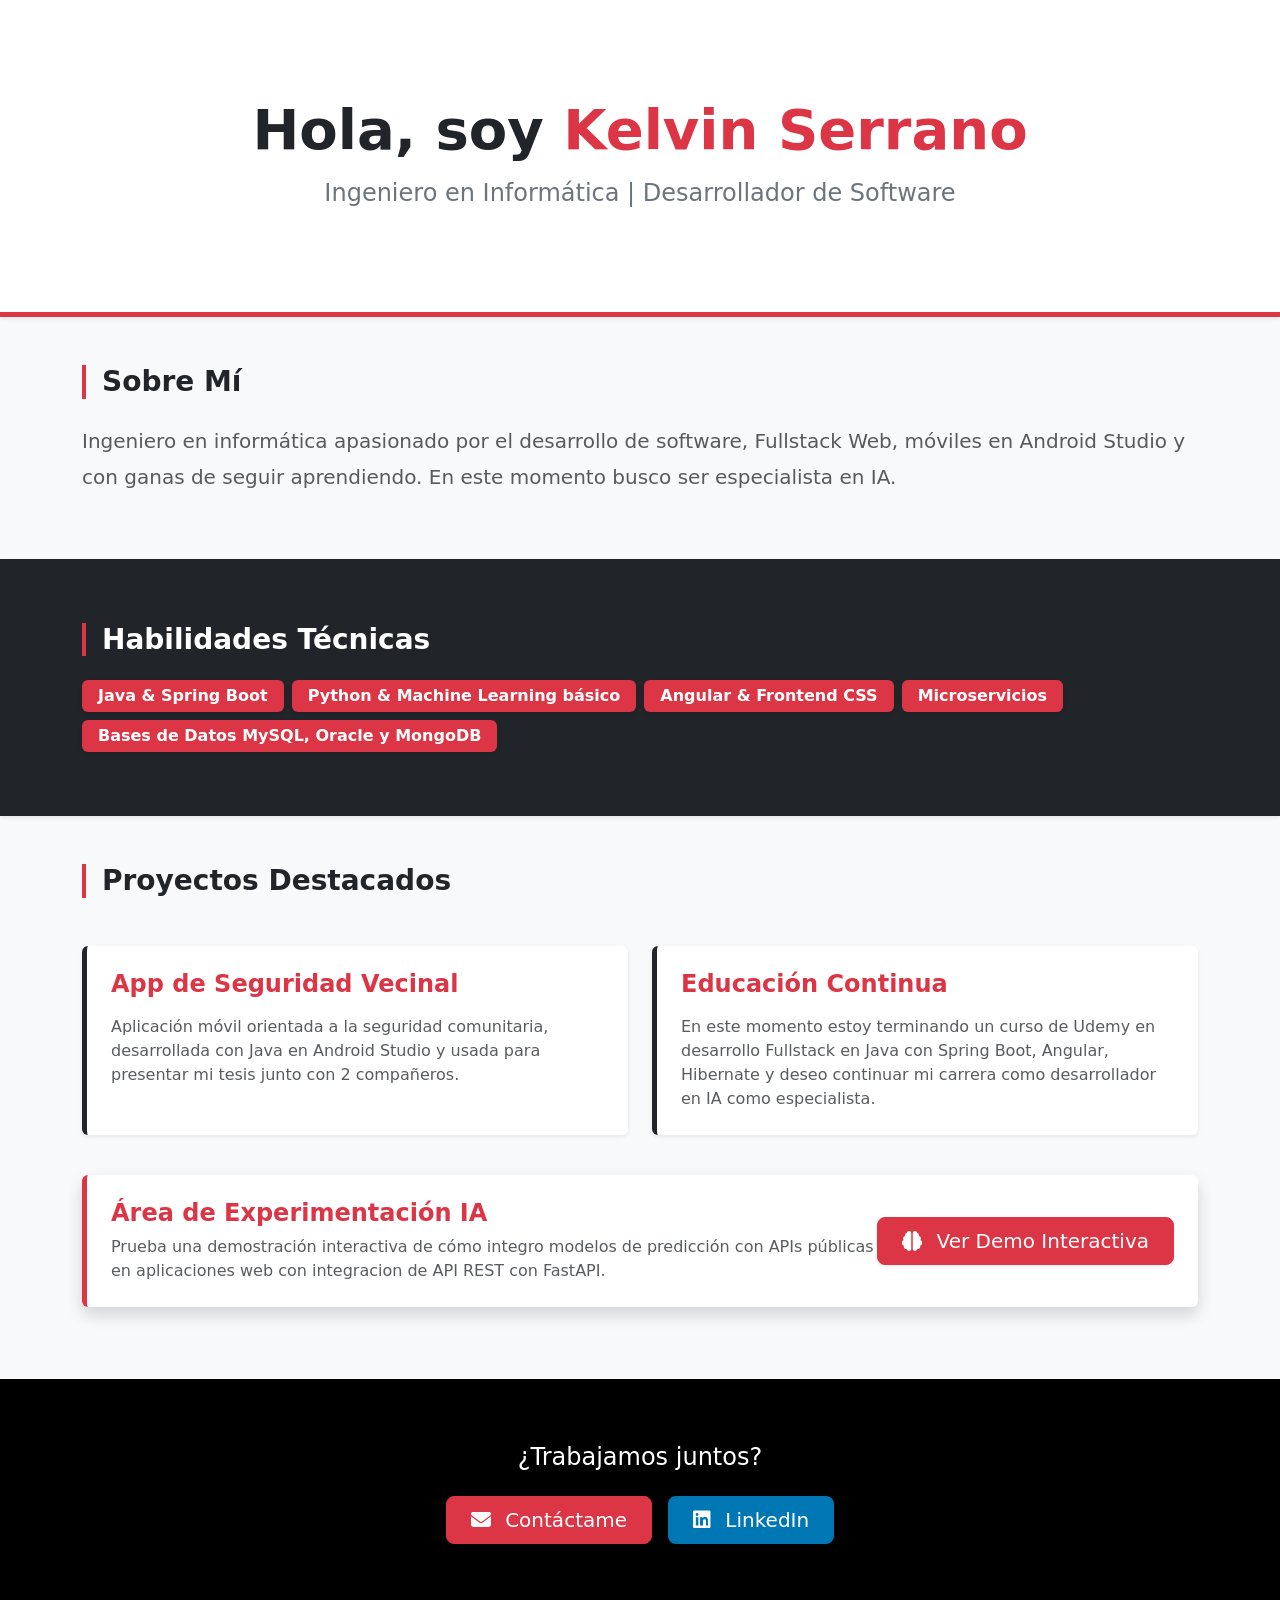
<file: src/main/resources/templates/index.html>
<!DOCTYPE html>
<html lang="es" xmlns:th="http://www.thymeleaf.org">
<head>
    <meta charset="UTF-8">
    <meta name="viewport" content="width=device-width, initial-scale=1.0">
    <title>Portafolio - Ingeniero en Informática</title>
    <!-- FontAwesome y Bootstrap 5 -->
    <link rel="stylesheet" href="https://cdnjs.cloudflare.com/ajax/libs/font-awesome/6.4.0/css/all.min.css">
    <link href="https://cdn.jsdelivr.net/npm/bootstrap@5.3.3/dist/css/bootstrap.min.css" rel="stylesheet">
    <link rel="stylesheet" th:href="@{/css/style.css}">

    <style>
        /* Pequeño efecto hover para las tarjetas que Bootstrap no trae por defecto */
        .project-card-hover {
            transition: transform 0.3s ease, border-color 0.3s ease;
        }
        .project-card-hover:hover {
            transform: translateY(-5px);
            border-color: #D32F2F !important; /* Rojo al pasar el mouse */
        }
    </style>
</head>
<body class="bg-light text-dark">

<!-- CABECERA (HERO SECTION) -->
<header class="bg-white text-center py-5 border-bottom border-danger border-5 shadow-sm">
    <div class="container py-5">
        <h1 class="display-4 fw-bold text-dark">Hola, soy <span class="text-danger">Kelvin Serrano</span></h1>
        <h2 class="fs-4 text-secondary fw-light mt-3">Ingeniero en Informática | Desarrollador de Software</h2>
    </div>
</header>

<!-- SOBRE MÍ -->
<section id="sobre-mi" class="container py-5">
    <h3 class="fw-bold border-start border-danger border-4 ps-3 mb-4 text-dark">Sobre Mí</h3>
    <p class="lead text-muted" style="line-height: 1.8;">
        Ingeniero en informática apasionado por el desarrollo de software, Fullstack Web, móviles en Android Studio y con ganas de seguir aprendiendo. En este momento busco ser especialista en IA.
    </p>
</section>

<!-- HABILIDADES (Ahora usando Badges de Bootstrap) -->
<section id="habilidades" class="bg-dark py-5 shadow-sm">
    <div class="container py-3">
        <h3 class="fw-bold border-start border-danger border-4 ps-3 mb-4 text-white">Habilidades Técnicas</h3>
        <div class="d-flex flex-wrap gap-2 mt-4">
            <span class="badge bg-danger fs-6 px-3 py-2 shadow-sm">Java & Spring Boot</span>
            <span class="badge bg-danger fs-6 px-3 py-2 shadow-sm">Python & Machine Learning básico</span>
            <span class="badge bg-danger fs-6 px-3 py-2 shadow-sm">Angular & Frontend CSS</span>
            <span class="badge bg-danger fs-6 px-3 py-2 shadow-sm">Microservicios</span>
            <span class="badge bg-danger fs-6 px-3 py-2 shadow-sm">Bases de Datos MySQL, Oracle y MongoDB</span>
        </div>
    </div>
</section>

<!-- PROYECTOS -->
<section id="proyectos" class="container py-5 mb-4">
    <h3 class="fw-bold border-start border-danger border-4 ps-3 mb-4 text-dark">Proyectos Destacados</h3>

    <div class="row g-4 mt-2">
        <!-- Proyecto 1 -->
        <div class="col-md-6">
            <div class="card h-100 border-0 border-start border-dark border-5 shadow-sm project-card-hover bg-white">
                <div class="card-body p-4">
                    <h4 class="card-title text-danger fw-bold">App de Seguridad Vecinal</h4>
                    <p class="card-text text-muted mt-3">Aplicación móvil orientada a la seguridad comunitaria, desarrollada con Java en Android Studio y usada para presentar mi tesis junto con 2 compañeros.</p>
                </div>
            </div>
        </div>

        <!-- Proyecto 2 -->
        <div class="col-md-6">
            <div class="card h-100 border-0 border-start border-dark border-5 shadow-sm project-card-hover bg-white">
                <div class="card-body p-4">
                    <h4 class="card-title text-danger fw-bold">Educación Continua</h4>
                    <p class="card-text text-muted mt-3">En este momento estoy terminando un curso de Udemy en desarrollo Fullstack en Java con Spring Boot, Angular, Hibernate y deseo continuar mi carrera como desarrollador en IA como especialista.</p>
                </div>
            </div>
        </div>

        <!-- Proyecto 3 (Link a la Demo IA) -->
        <div class="col-12">
            <div class="card border-0 border-start border-danger border-5 shadow bg-white mt-3">
                <div class="card-body d-flex flex-column flex-md-row justify-content-between align-items-center p-4">
                    <div class="text-center text-md-start mb-3 mb-md-0">
                        <h4 class="card-title text-danger fw-bold mb-2">Área de Experimentación IA</h4>
                        <p class="card-text text-muted mb-0">Prueba una demostración interactiva de cómo integro modelos de predicción con APIs públicas en aplicaciones web con integracion de API REST con FastAPI.</p>
                    </div>
                    <a href="/demo" class="btn btn-danger btn-lg shadow-sm text-nowrap px-4 py-2">
                        <i class="fas fa-brain me-2"></i> Ver Demo Interactiva
                    </a>
                </div>
            </div>
        </div>
    </div>
</section>

<!-- FOOTER -->
<footer class="bg-black text-center py-5">
    <div class="container text-white py-3">
        <h4 class="mb-4 fw-light">¿Trabajamos juntos?</h4>
        <div class="d-flex justify-content-center gap-3 flex-wrap">
            <!-- Botón de Correo -->
            <a href="mailto:kelvinserrano1261@gmail.com" class="btn btn-danger btn-lg shadow px-4">
                <i class="fas fa-envelope me-2"></i> Contáctame
            </a>

            <!-- Botón de LinkedIn -->
            <a href="https://www.linkedin.com/in/kelvin-serrano-568427236" target="_blank" rel="noopener noreferrer" class="btn btn-lg shadow text-white px-4" style="background-color: #0077b5;">
                <i class="fab fa-linkedin me-2"></i> LinkedIn
            </a>
        </div>
    </div>
</footer>

<!-- Bootstrap JS -->
<script src="https://cdn.jsdelivr.net/npm/bootstrap@5.3.3/dist/js/bootstrap.bundle.min.js"></script>
</body>
</html>
</file>
